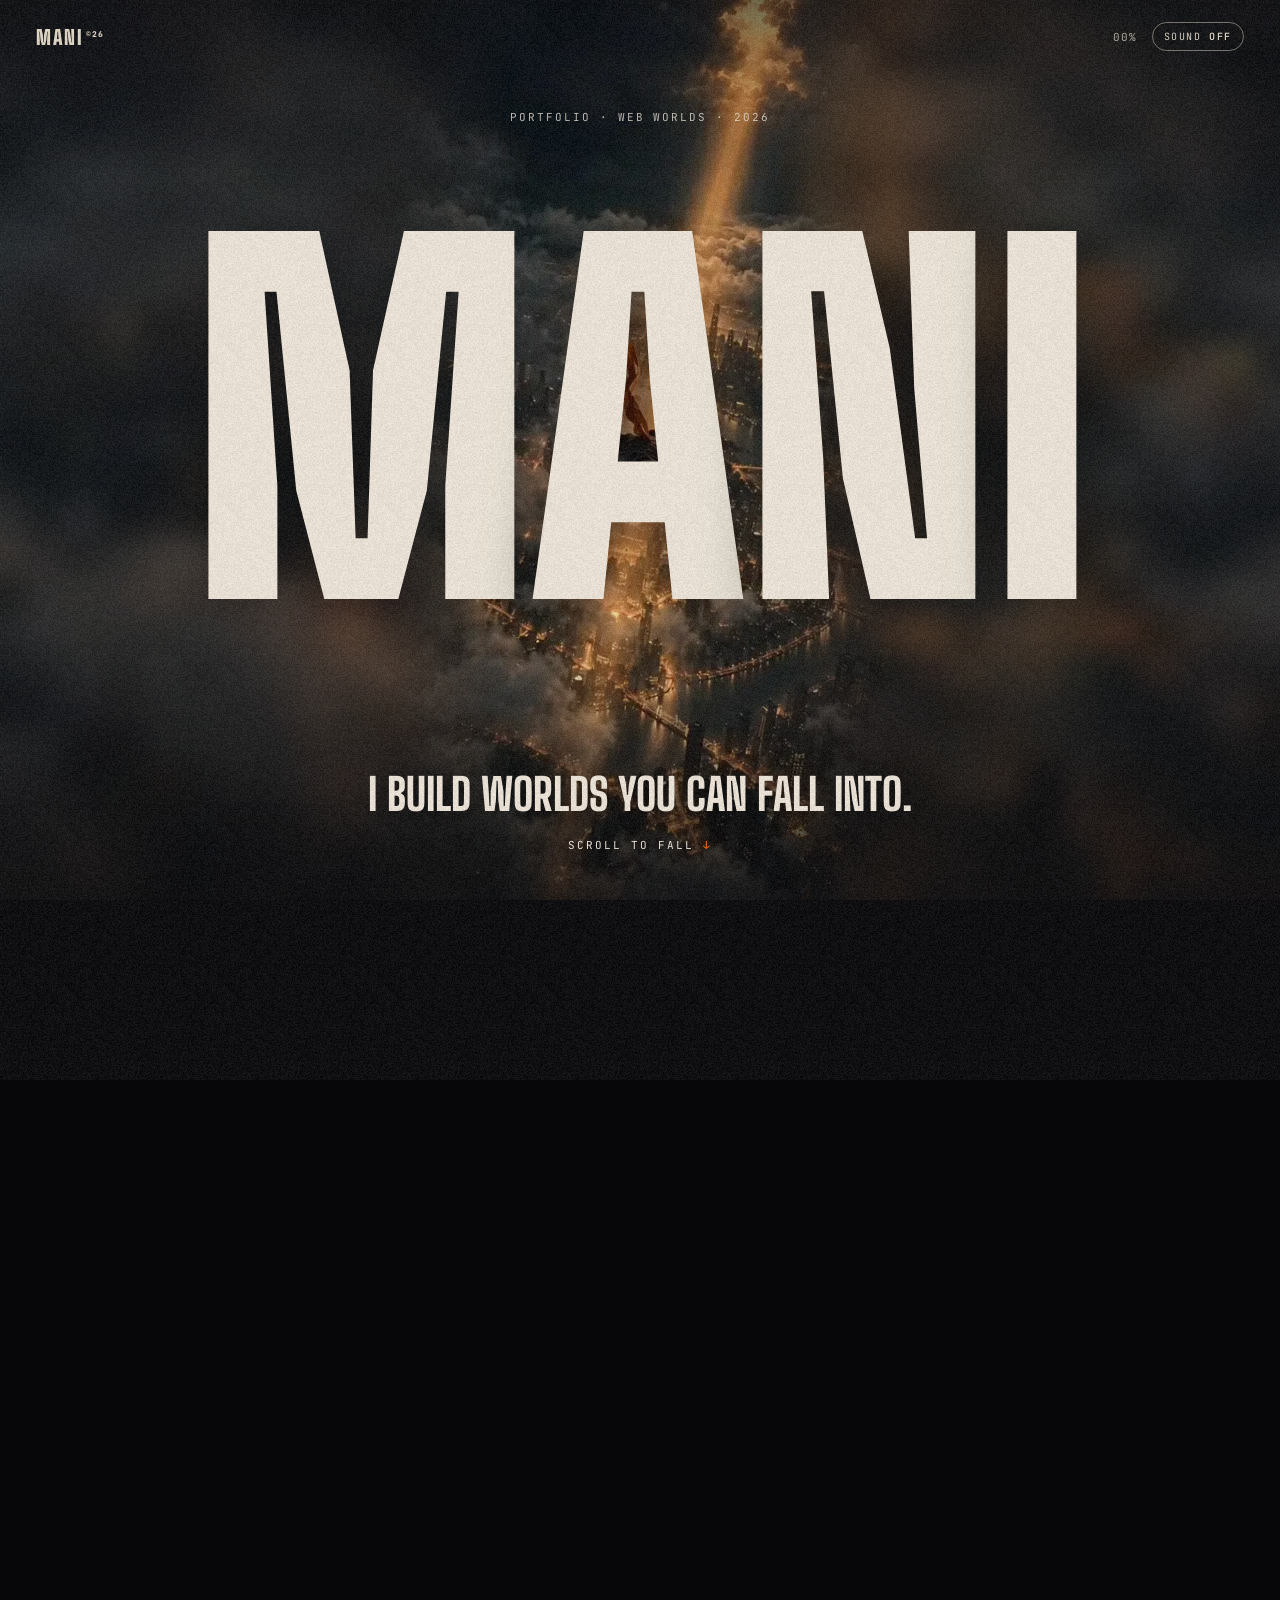
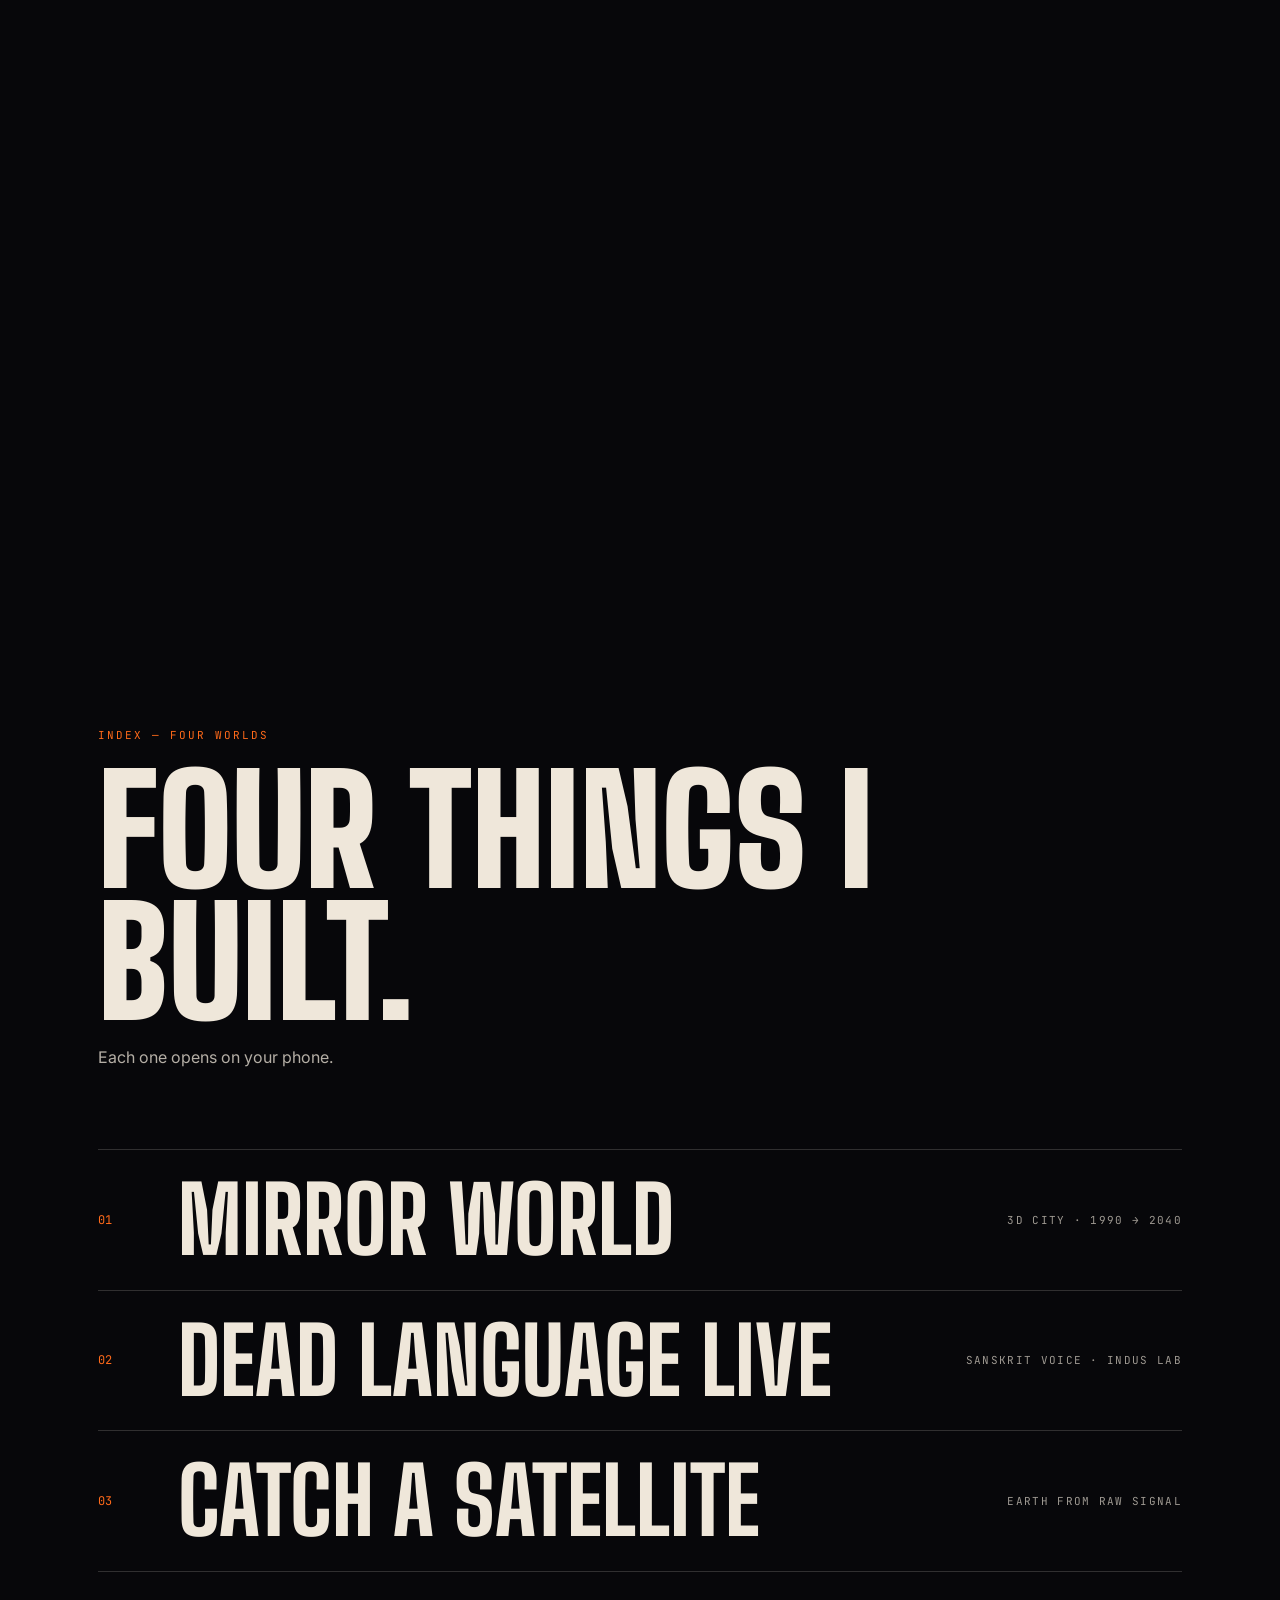
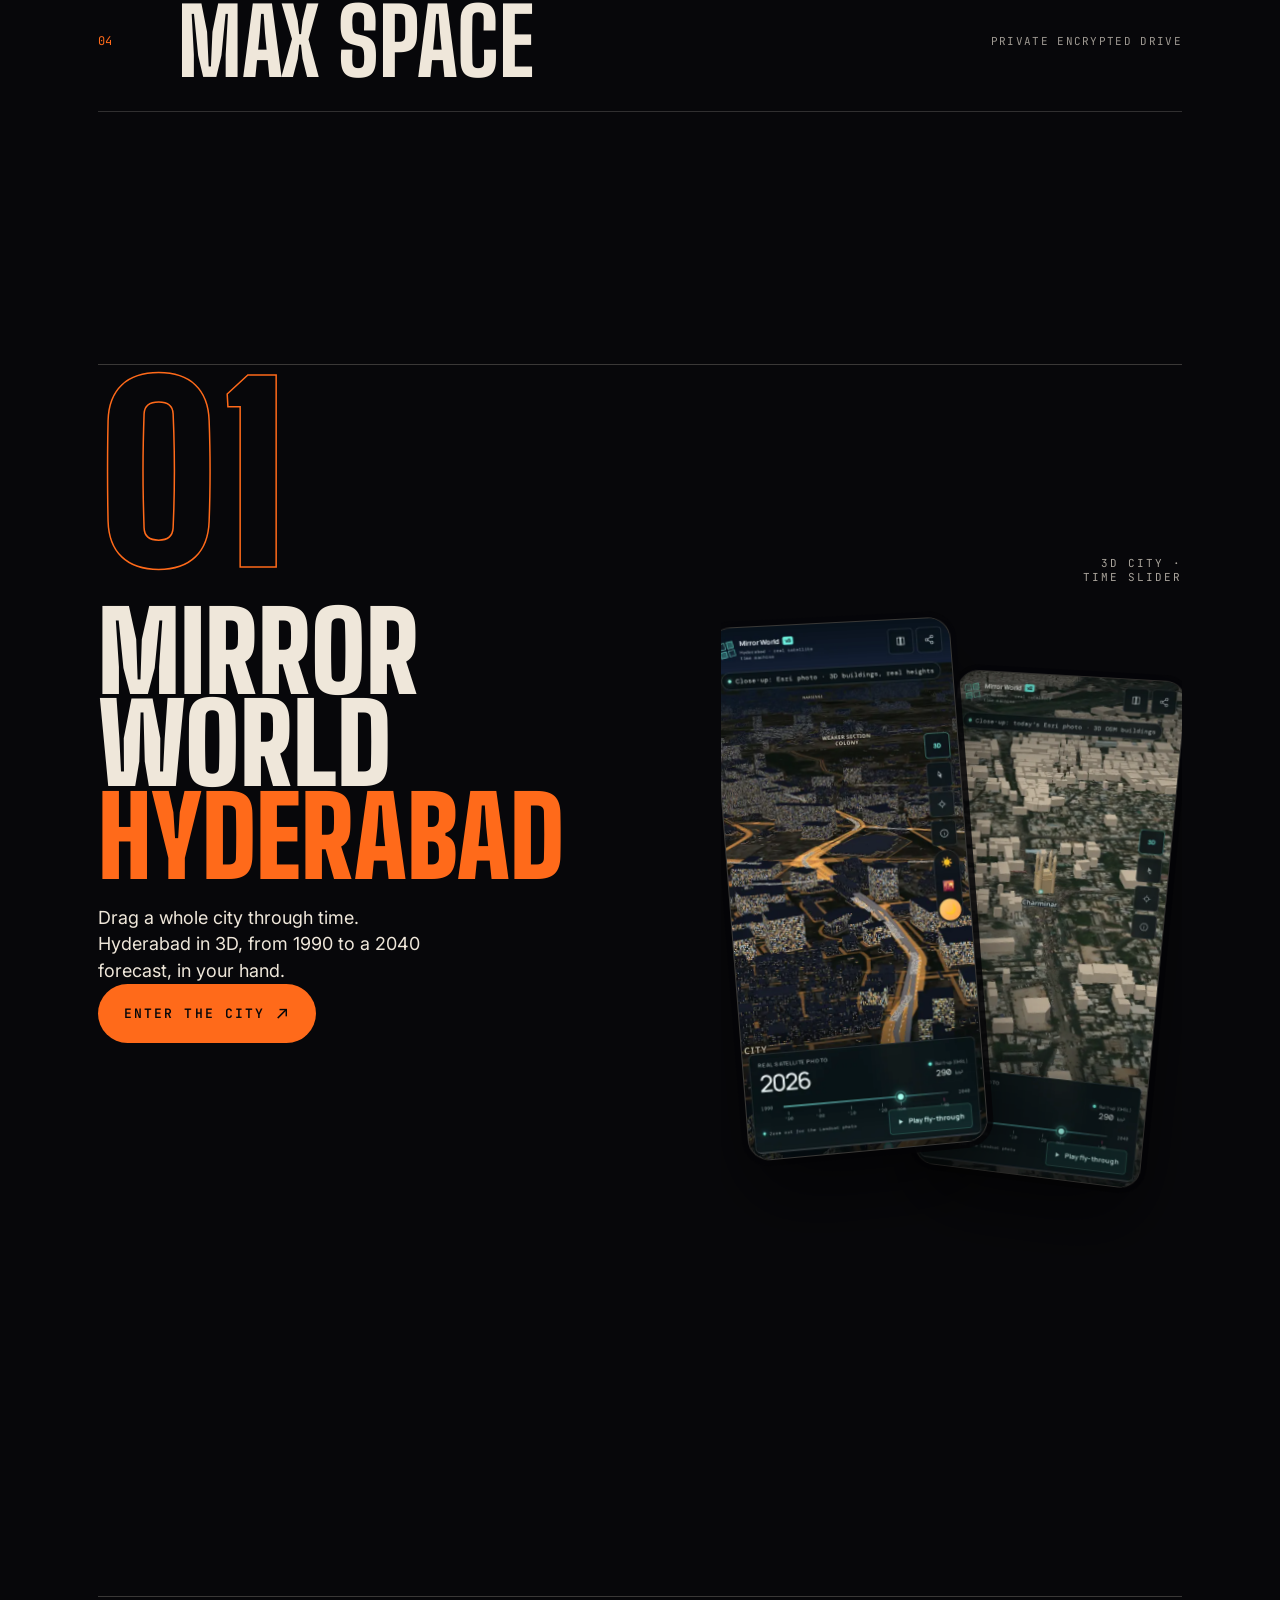
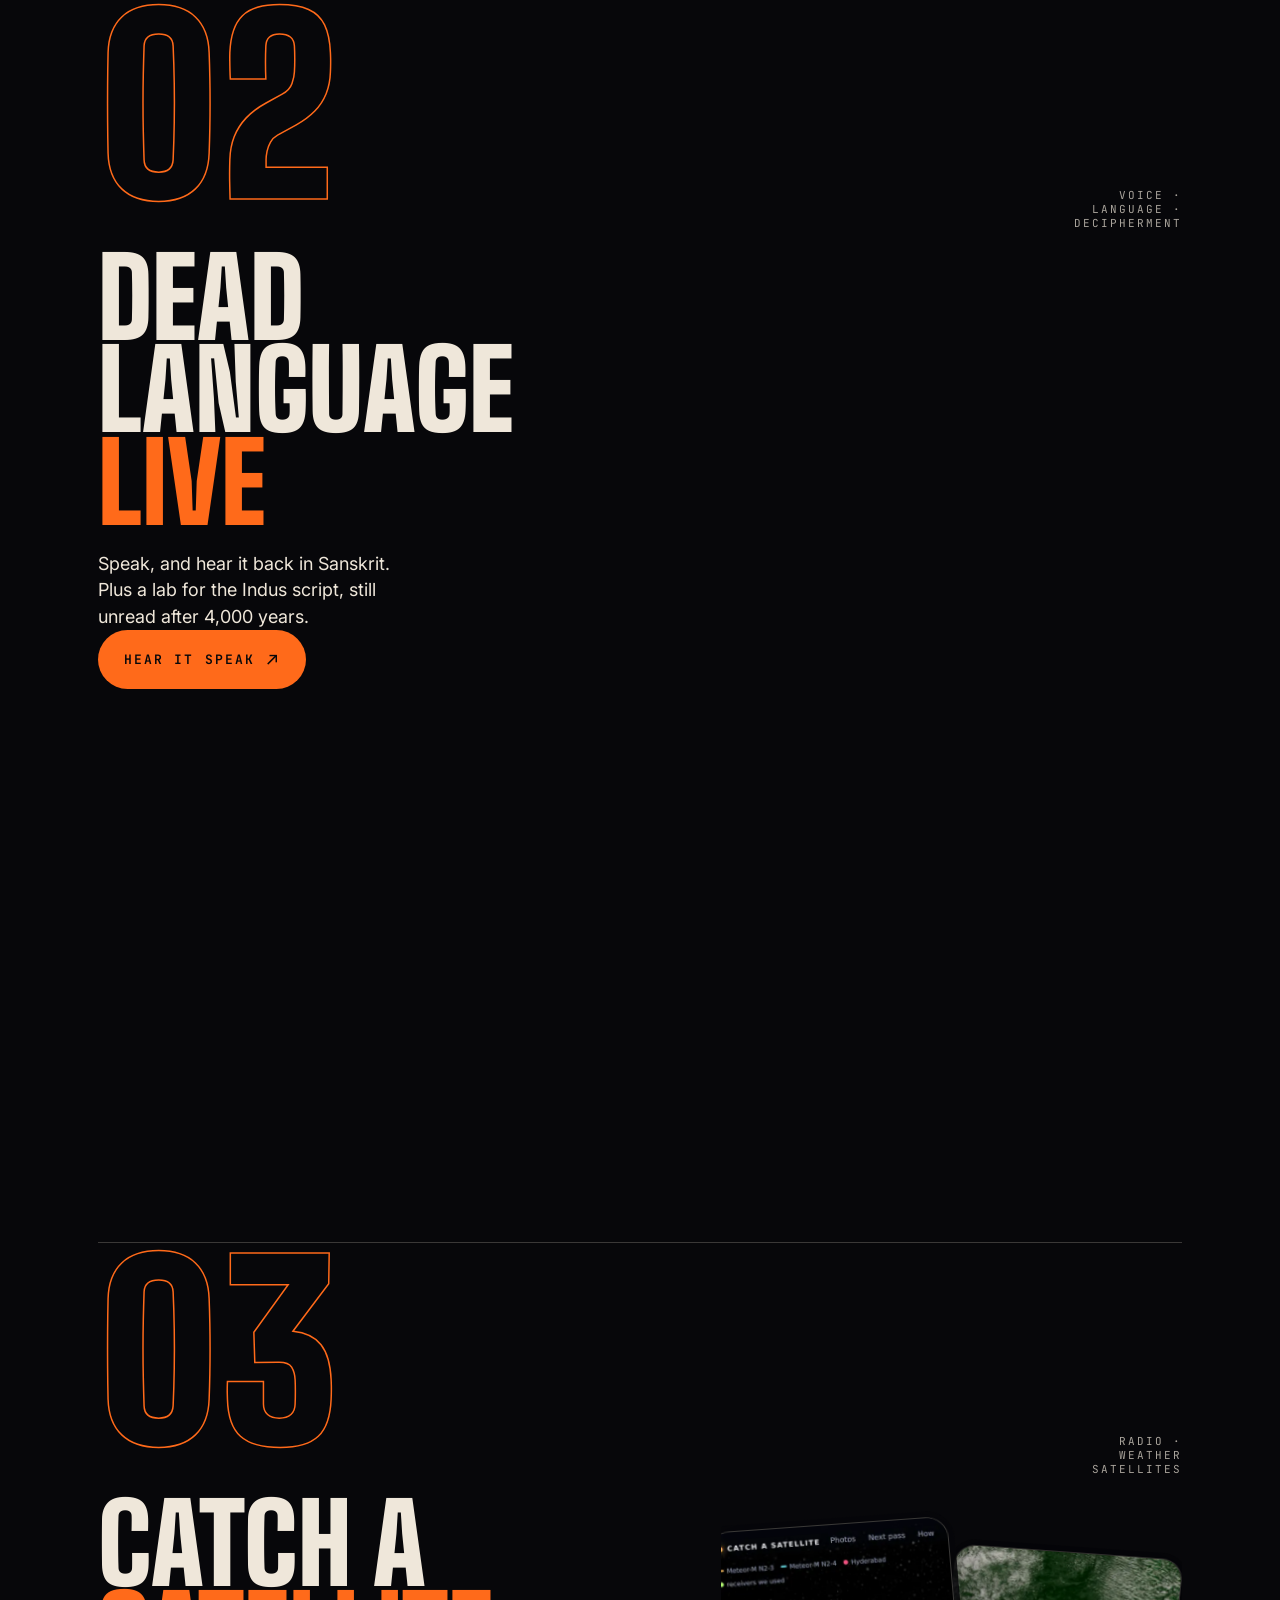
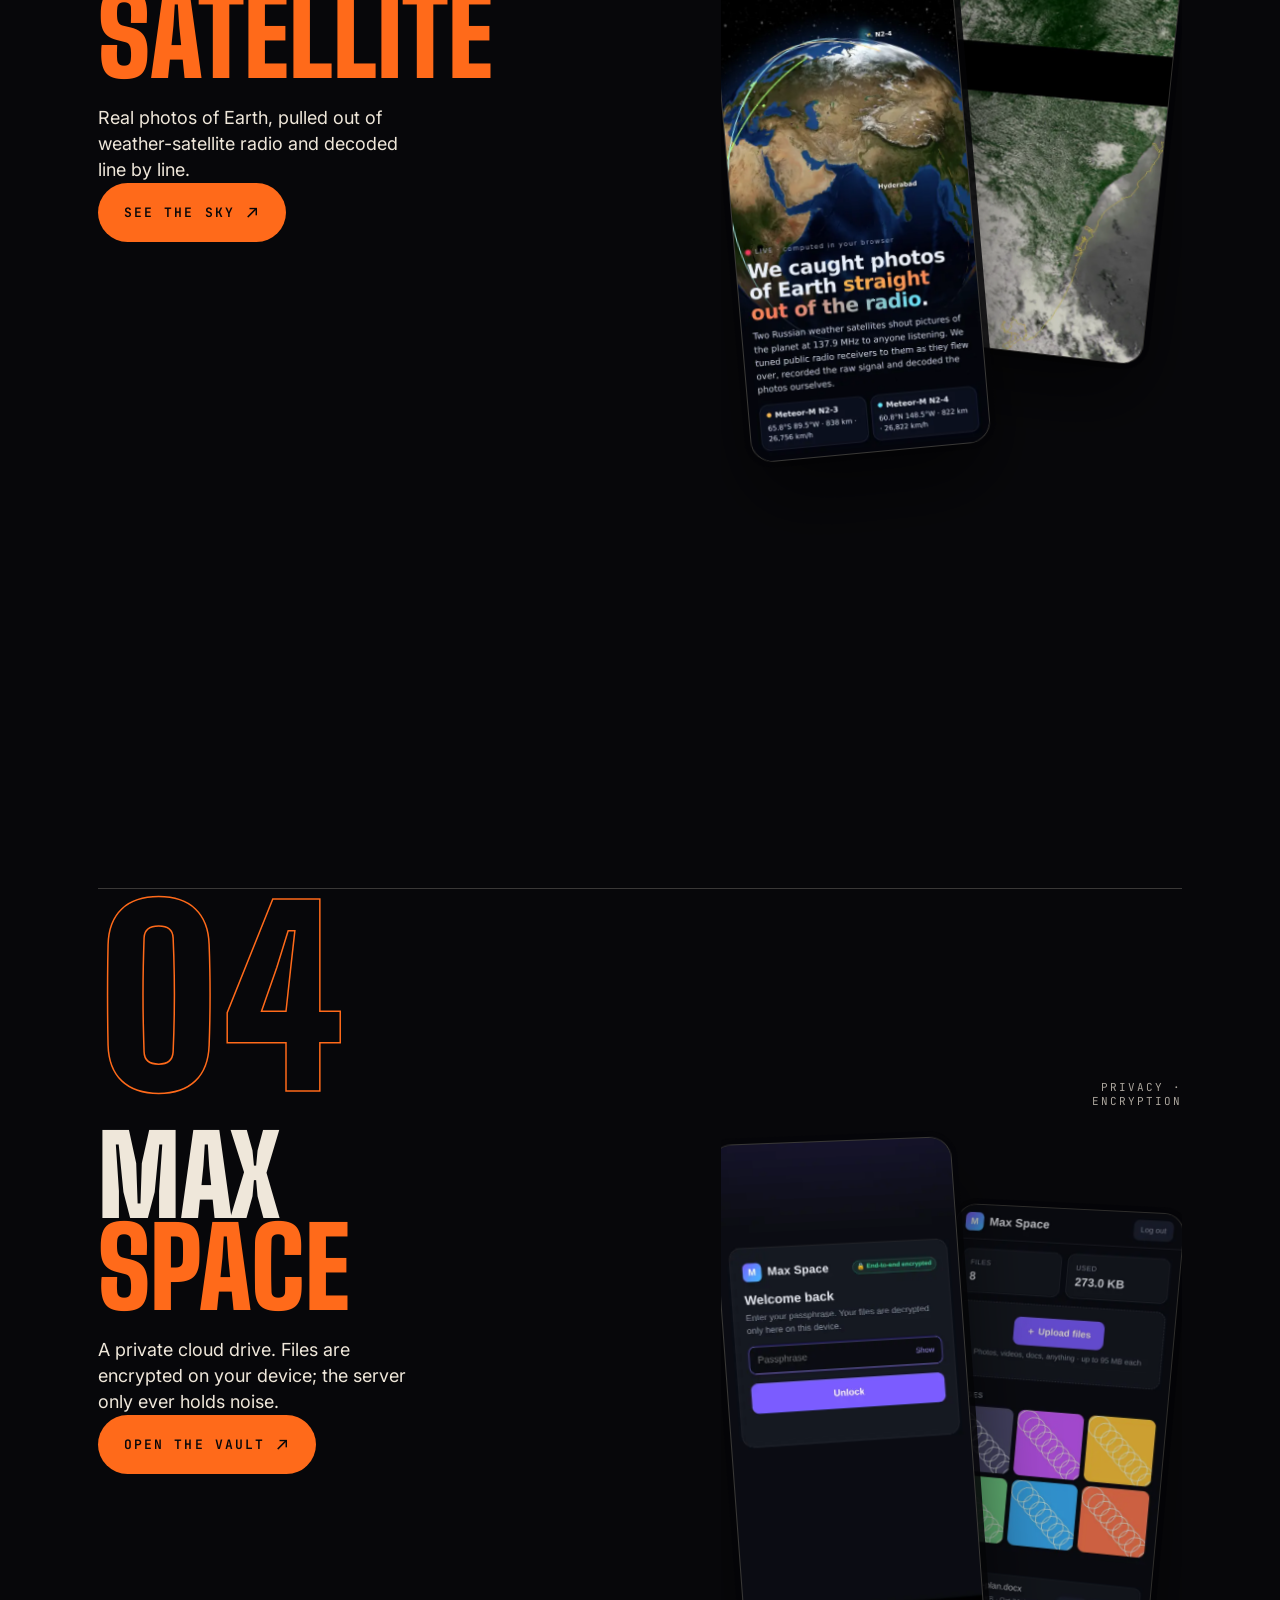
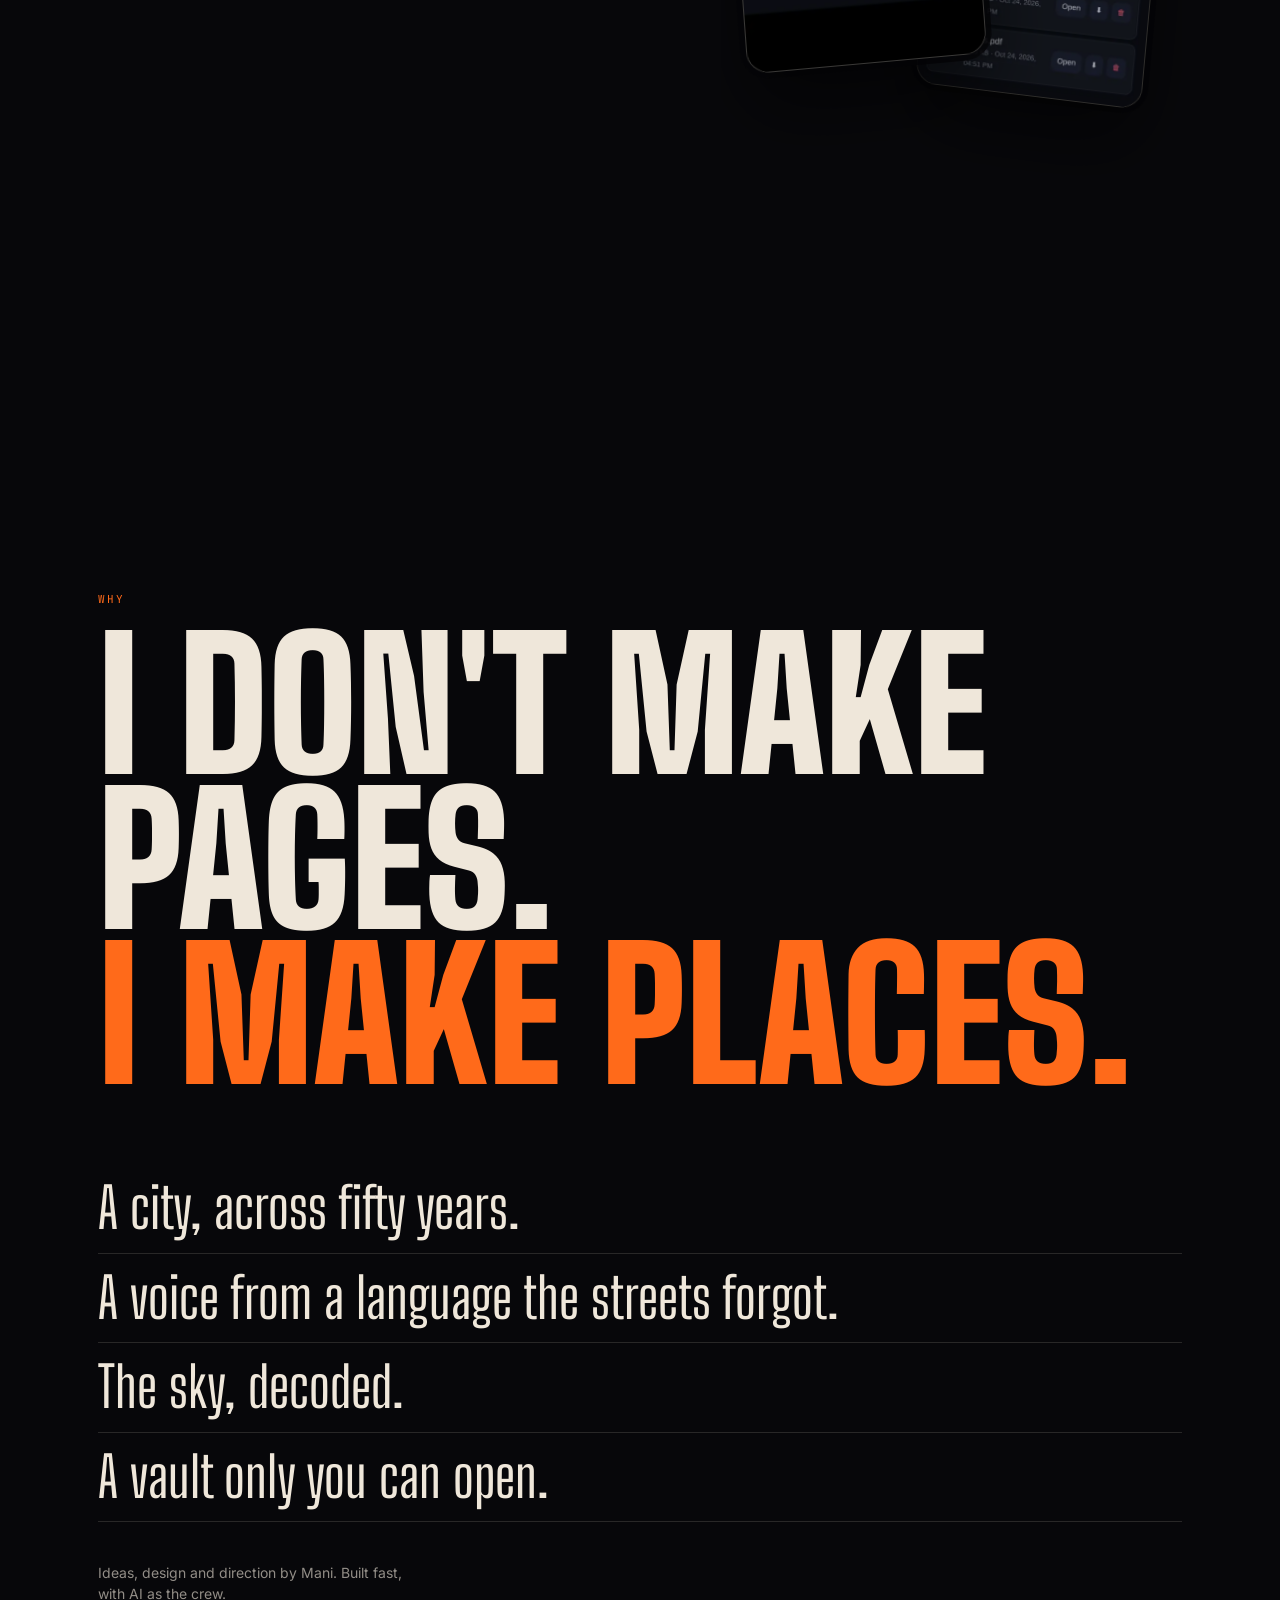
<file: site/index.html>
<!doctype html>
<html lang="en">
<head>
<meta charset="utf-8">
<meta name="viewport" content="width=device-width,initial-scale=1,viewport-fit=cover">
<title>MANI — I build worlds you can fall into</title>
<meta name="description" content="Mani's portfolio. Mirror World, Dead Language Live, Catch a Satellite, Max Space.">
<meta name="theme-color" content="#07070a">
<meta property="og:title" content="MANI — I build worlds you can fall into">
<meta property="og:description" content="A city across fifty years. A voice from a dead language. Earth, decoded from the sky. A vault only you can open.">
<meta property="og:image" content="https://mani-freefall.sites.tab.bot/og.jpg">
<link rel="preconnect" href="https://fonts.googleapis.com"><link rel="preconnect" href="https://fonts.gstatic.com" crossorigin>
<link href="https://fonts.googleapis.com/css2?family=Big+Shoulders+Display:wght@500;800;900&family=JetBrains+Mono:wght@400;600&family=Inter:wght@400;500&display=swap" rel="stylesheet">
<link rel="preload" as="image" href="poster-a.webp">
<link rel="stylesheet" href="style.css">
</head>
<body>
<canvas id="film" aria-hidden="true"></canvas>
<canvas id="embers" aria-hidden="true"></canvas>
<div id="dim" aria-hidden="true"></div>
<div id="vig" aria-hidden="true"></div>
<div id="flash" aria-hidden="true"></div>
<div id="grain" aria-hidden="true"></div>

<header id="bar">
  <a href="#top" class="mark" data-to="0">MANI<sup>©26</sup></a>
  <div class="bar-r">
    <span class="clock" id="clock">00%</span>
    <button id="snd" class="pill" aria-pressed="false">Sound <b>off</b></button>
  </div>
  <i id="prog"></i>
</header>

<main>
<!-- ACT I · THE FALL -->
<section class="act" id="a1" data-film="0" data-h="440">
  <div class="stage">
    <div class="beat hero" data-r="0,0.16" data-hold-start>
      <p class="kick mono">Portfolio · Web worlds · 2026</p>
      <h1 class="name" aria-label="MANI"><span>M</span><span>A</span><span>N</span><span>I</span></h1>
      <div class="foot"><p class="sub">I build worlds you can fall into.</p>
      <p class="cue mono">Scroll to fall <em>↓</em></p></div>
    </div>
    <div class="beat fly" data-r="0.2,0.42"><h2 class="big">Every idea<br>starts as<br>a <i>fall.</i></h2></div>
    <div class="beat fly" data-r="0.46,0.66"><h2 class="big">No net.<br>No map.</h2></div>
    <div class="beat fly" data-r="0.7,0.93"><h2 class="big">Only the ground,<br><i>coming fast.</i></h2></div>
  </div>
</section>

<!-- ACT II · IMPACT / BUILD -->
<section class="act" id="a2" data-film="1" data-h="330">
  <div class="stage">
    <div class="ring" aria-hidden="true"></div>
    <div class="beat" data-r="0.02,0.24"><p class="mono hit">Impact</p></div>
    <div class="beat build" data-r="0.3,0.8" aria-label="BUILD">
      <span>B</span><span>U</span><span>I</span><span>L</span><span>D</span>
    </div>
    <div class="beat fly" data-r="0.8,1.01"><h2 class="mid">Then you build<br>what wasn't there.</h2></div>
  </div>
</section>

<!-- INDEX -->
<section id="work" class="flow">
  <p class="mono label">Index — four worlds</p>
  <h2 class="sect">Four things I built.<br><span>Each one opens on your phone.</span></h2>
  <ol class="index">
    <li><a href="#c1" data-to="c1"><b>01</b><span>Mirror World</span><em>3D city · 1990 → 2040</em></a></li>
    <li><a href="#c2" data-to="c2"><b>02</b><span>Dead Language Live</span><em>Sanskrit voice · Indus lab</em></a></li>
    <li><a href="#c3" data-to="c3"><b>03</b><span>Catch a Satellite</span><em>Earth from raw signal</em></a></li>
    <li><a href="#c4" data-to="c4"><b>04</b><span>Max Space</span><em>Private encrypted drive</em></a></li>
  </ol>
</section>

<article class="case flow" id="c1">
  <div class="case-head"><b class="num">01</b><p class="mono tag">3D city · time slider</p></div>
  <h3 class="title">Mirror World<span>Hyderabad</span></h3>
  <p class="line">Drag a whole city through time. Hyderabad in 3D, from 1990 to a 2040 forecast, in your hand.</p>
  <div class="screens"><img src="img/mirror-a.webp" alt="Mirror World: HITEC City at night in 3D" loading="lazy" width="480" height="1066"><img src="img/mirror-b.webp" alt="Mirror World: Charminar in the 1990 city" loading="lazy" width="480" height="1066"></div>
  <a class="enter mag" href="https://mirror-hyderabad.sites.tab.bot/" target="_blank" rel="noopener">Enter the city <em>↗</em></a>
</article>

<article class="case flow" id="c2">
  <div class="case-head"><b class="num">02</b><p class="mono tag">Voice · language · decipherment</p></div>
  <h3 class="title">Dead Language<span>Live</span></h3>
  <p class="line">Speak, and hear it back in Sanskrit. Plus a lab for the Indus script, still unread after 4,000 years.</p>
  <div class="screens"><img src="img/dll-a.webp" alt="Dead Language Live: Rigveda reading" loading="lazy" width="480" height="1066"><img src="img/dll-b.webp" alt="Dead Language Live: live speech screen" loading="lazy" width="480" height="1066"></div>
  <a class="enter mag" href="https://dead-language-live.sites.tab.bot/" target="_blank" rel="noopener">Hear it speak <em>↗</em></a>
</article>

<article class="case flow" id="c3">
  <div class="case-head"><b class="num">03</b><p class="mono tag">Radio · weather satellites</p></div>
  <h3 class="title">Catch a<span>Satellite</span></h3>
  <p class="line">Real photos of Earth, pulled out of weather-satellite radio and decoded line by line.</p>
  <div class="screens"><img src="img/sat-a.webp" alt="Catch a Satellite: home screen" loading="lazy" width="480" height="1066"><img src="img/sat-b.webp" alt="Brazil's coast decoded from a satellite pass" loading="lazy" width="480" height="854"></div>
  <a class="enter mag" href="https://catch-a-satellite.sites.tab.bot/" target="_blank" rel="noopener">See the sky <em>↗</em></a>
</article>

<article class="case flow" id="c4">
  <div class="case-head"><b class="num">04</b><p class="mono tag">Privacy · encryption</p></div>
  <h3 class="title">Max<span>Space</span></h3>
  <p class="line">A private cloud drive. Files are encrypted on your device; the server only ever holds noise.</p>
  <div class="screens"><img src="img/max-a.webp" alt="Max Space: encrypted login" loading="lazy" width="480" height="1055"><img src="img/max-b.webp" alt="Max Space: the drive" loading="lazy" width="480" height="1038"></div>
  <a class="enter mag" href="https://max-space.sites.tab.bot/" target="_blank" rel="noopener">Open the vault <em>↗</em></a>
</article>

<!-- MANIFESTO -->
<section id="about" class="flow">
  <p class="mono label">Why</p>
  <h2 class="mani-line">I don't make pages.<br><i>I make places.</i></h2>
  <ul class="four">
    <li>A city, across fifty years.</li>
    <li>A voice from a language the streets forgot.</li>
    <li>The sky, decoded.</li>
    <li>A vault only you can open.</li>
  </ul>
  <p class="small">Ideas, design and direction by Mani. Built fast, with AI as the crew.</p>
</section>

<!-- ACT III · THE DOOR -->
<section class="act" id="a3" data-film="2" data-h="360">
  <div class="stage">
    <div class="beat fly up" data-r="0.04,0.36"><h2 class="mid">There's always<br>another door.</h2></div>
    <div class="beat fly up" data-r="0.42,0.74"><h2 class="big">Walk<br><i>through.</i></h2></div>
  </div>
</section>

<!-- CONTACT -->
<section id="contact">
  <p class="mono label">Contact</p>
  <h2 class="cta">Let's build<br>the next one.</h2>
  <a class="mail mag" href="mailto:mani@mail.tab.bot">mani@mail.tab.bot</a>
  <button id="again" class="again mag">Fall again <em>↑</em></button>
  <footer class="mono">© 2026 Mani · every frame here moves with your scroll</footer>
</section>
</main>

<div id="load" aria-hidden="true"><i></i></div>
<script src="lenis.min.js" defer></script>
<script src="frames.js" defer></script>
<script src="app.js" defer></script>
</body>
</html>
</file>
<file: site/style.css>
:root{--ink:#07070a;--bone:#efe7da;--saf:#ff6a1a;--slate:#1a2130;--d:'Big Shoulders Display',Impact,sans-serif;--m:'JetBrains Mono',ui-monospace,monospace;--t:'Inter',system-ui,sans-serif}
*{box-sizing:border-box;margin:0;padding:0}
html{background:var(--ink);color:var(--bone);-webkit-text-size-adjust:100%}
html.lenis,html.lenis body{height:auto}.lenis.lenis-smooth{scroll-behavior:auto!important}
body{font-family:var(--t);overflow-x:hidden;-webkit-font-smoothing:antialiased}
a{color:inherit;text-decoration:none}button{font:inherit;color:inherit;background:none;border:0;cursor:pointer}
i{font-style:normal;color:var(--saf)}
.mono{font-family:var(--m);font-size:11px;letter-spacing:.18em;text-transform:uppercase}
#film,#embers{position:fixed;inset:0;width:100%;height:100%;display:block;z-index:0}
#film{background:#07070a url(poster-a.webp) center/cover no-repeat}
#embers{z-index:1;pointer-events:none}
#dim{position:fixed;inset:0;background:var(--ink);opacity:0;z-index:1;pointer-events:none}
#vig{position:fixed;inset:0;z-index:2;pointer-events:none;background:radial-gradient(120% 90% at 50% 45%,transparent 45%,rgba(4,4,6,.82) 100%),linear-gradient(to bottom,rgba(7,7,10,.55),transparent 22%,transparent 70%,rgba(7,7,10,.7))}
#flash{position:fixed;inset:0;z-index:6;pointer-events:none;opacity:0;background:radial-gradient(circle at 50% 60%,#fff8ec 0,#ffd2a8 30%,var(--saf) 70%,#7a1d00 100%);mix-blend-mode:screen}
#grain{position:fixed;inset:-20%;width:140%;height:140%;z-index:7;pointer-events:none;background:url(grain.png);opacity:.075;animation:gr .6s steps(5) infinite}
@keyframes gr{0%{transform:translate(0,0)}20%{transform:translate(-5%,3%)}40%{transform:translate(4%,-6%)}60%{transform:translate(-7%,-2%)}80%{transform:translate(5%,5%)}}
main{position:relative;z-index:3}
#bar{position:fixed;top:0;left:0;right:0;z-index:8;display:flex;justify-content:space-between;align-items:center;padding:calc(14px + env(safe-area-inset-top)) 18px 14px;mix-blend-mode:difference}
.mark{font-family:var(--d);font-weight:900;font-size:20px;letter-spacing:.08em}.mark sup{font-family:var(--m);font-size:8px;margin-left:3px;letter-spacing:.1em}
.bar-r{display:flex;gap:14px;align-items:center}.clock{font-family:var(--m);font-size:11px;letter-spacing:.12em;opacity:.8}
.pill{font-family:var(--m);font-size:10px;letter-spacing:.16em;text-transform:uppercase;border:1px solid rgba(239,231,218,.5);border-radius:99px;padding:7px 11px}
.pill b{font-weight:600}
#prog{position:absolute;left:0;bottom:0;height:1px;width:100%;background:var(--bone);transform-origin:0 50%;transform:scaleX(0)}
/* ACTS */
.act{position:relative}
.stage{position:sticky;top:0;height:100vh;height:100svh;overflow:hidden;perspective:900px;perspective-origin:50% 45%}
.beat{position:absolute;inset:0;display:flex;flex-direction:column;justify-content:center;align-items:center;text-align:center;padding:0 22px;opacity:0;will-change:transform,opacity;pointer-events:none;transform-style:preserve-3d}
.big{font-family:var(--d);font-weight:900;text-transform:uppercase;font-size:clamp(64px,19vw,190px);line-height:.86;letter-spacing:-.005em;text-shadow:0 4px 40px rgba(0,0,0,.5)}
.mid{font-family:var(--d);font-weight:800;text-transform:uppercase;font-size:clamp(46px,13vw,130px);line-height:.9;text-shadow:0 4px 40px rgba(0,0,0,.55)}
.hero{justify-content:space-between;padding:calc(84px + env(safe-area-inset-top)) 18px calc(38px + env(safe-area-inset-bottom))}
.hero .kick{opacity:.8}
.name{font-family:var(--d);font-weight:900;font-size:clamp(150px,44vw,460px);line-height:.78;letter-spacing:-.01em;display:flex;transform-style:preserve-3d;margin-top:-18vh;text-shadow:0 10px 60px rgba(0,0,0,.45)}
.name span{display:inline-block;transform-style:preserve-3d;animation:in 1.6s cubic-bezier(.16,1,.3,1) both;will-change:transform}
.name span:nth-child(2){animation-delay:.08s}.name span:nth-child(3){animation-delay:.16s}.name span:nth-child(4){animation-delay:.24s}
@keyframes in{from{transform:translateZ(-900px) rotateX(70deg);opacity:0;filter:blur(8px)}to{transform:none;opacity:1;filter:none}}
.foot{display:flex;flex-direction:column;align-items:center;gap:22px}.sub{font-family:var(--d);font-weight:800;text-transform:uppercase;font-size:clamp(26px,7.4vw,44px);line-height:.95;max-width:12ch;text-shadow:0 2px 24px rgba(0,0,0,.8)}
.cue em{display:inline-block;font-style:normal;color:var(--saf);animation:cue 1.6s ease-in-out infinite}@keyframes cue{50%{transform:translateY(6px)}}
.hit{font-size:13px;letter-spacing:.6em;color:var(--saf)}
.ring{position:absolute;left:50%;top:66%;width:20vmin;height:20vmin;margin:-10vmin 0 0 -10vmin;border-radius:50%;border:2px solid var(--saf);box-shadow:0 0 40px var(--saf),inset 0 0 30px rgba(255,106,26,.6);opacity:0;transform:scale(.2) rotateX(72deg);pointer-events:none}
.build{flex-direction:row;gap:0;align-items:flex-end;padding-bottom:12vh;justify-content:center}
.build span{font-family:var(--d);font-weight:900;font-size:clamp(96px,30vw,300px);line-height:.8;display:inline-block;color:var(--bone);text-shadow:0 0 40px rgba(255,106,26,.45);will-change:transform,opacity}
.beat.up{justify-content:flex-start;padding-top:17vh}
/* FLOW SECTIONS */
.flow{position:relative;padding:22vh 20px 10vh;max-width:1180px;margin:0 auto}
.label{color:var(--saf);margin-bottom:22px}
.sect{font-family:var(--d);font-weight:900;text-transform:uppercase;font-size:clamp(52px,14vw,150px);line-height:.88}
.sect span{display:block;font-family:var(--t);font-weight:400;text-transform:none;font-size:16px;line-height:1.4;opacity:.75;margin-top:18px;letter-spacing:0}
.index{list-style:none;margin-top:9vh;border-top:1px solid rgba(239,231,218,.18)}
.index a{display:grid;grid-template-columns:44px 1fr;grid-template-rows:auto auto;padding:20px 0 18px;border-bottom:1px solid rgba(239,231,218,.18);position:relative;overflow:hidden}
.index a::before{content:"";position:absolute;inset:0;background:var(--saf);transform:scaleY(0);transform-origin:50% 100%;transition:transform .5s cubic-bezier(.16,1,.3,1);z-index:-1}
.index b{font-family:var(--m);font-weight:400;font-size:12px;color:var(--saf);padding-top:9px;grid-row:1/3}
.index span{font-family:var(--d);font-weight:800;text-transform:uppercase;font-size:clamp(36px,9.5vw,92px);line-height:.95}
.index em{font-style:normal;font-family:var(--m);font-size:11px;letter-spacing:.12em;text-transform:uppercase;opacity:.65;margin-top:6px}
@media (hover:hover){.index a:hover::before{transform:scaleY(1)}.index a:hover b,.index a:hover em{color:var(--ink);opacity:1}.index a:hover span{color:var(--ink)}}
.case{min-height:100vh;display:grid;grid-template-columns:1fr;gap:0;padding-top:18vh}
.case-head{display:flex;justify-content:space-between;align-items:baseline;border-top:1px solid rgba(239,231,218,.22);padding-top:14px}
.num{font-family:var(--d);font-weight:900;font-size:clamp(80px,26vw,240px);line-height:.8;color:transparent;-webkit-text-stroke:1.5px var(--saf)}
.tag{opacity:.7;text-align:right;max-width:16ch}
.title{font-family:var(--d);font-weight:900;text-transform:uppercase;font-size:clamp(58px,17vw,170px);line-height:.84;margin-top:22px}
.title span{display:block;color:var(--saf)}
.line{font-size:18px;line-height:1.45;max-width:30ch;margin-top:22px;opacity:.92}
.screens{position:relative;height:118vw;max-height:720px;margin:44px 0 30px;perspective:1100px}
.screens img{position:absolute;width:58%;max-width:330px;height:auto;border-radius:22px;border:1px solid rgba(239,231,218,.18);box-shadow:0 40px 80px rgba(0,0,0,.6),0 0 0 6px rgba(7,7,10,.85);will-change:transform;background:#111}
.screens img:first-child{left:2%;top:0;z-index:2}
.screens img:last-child{right:2%;top:16%;z-index:1;filter:brightness(.8)}
.enter{display:inline-flex;align-items:center;gap:12px;font-family:var(--m);font-size:13px;font-weight:600;letter-spacing:.16em;text-transform:uppercase;background:var(--saf);color:var(--ink);padding:18px 26px;border-radius:99px;justify-self:start}
.enter em,.again em{font-style:normal;font-size:18px}
.reveal{clip-path:inset(100% 0 0 0);transition:clip-path 1.1s cubic-bezier(.16,1,.3,1)}
.reveal.on{clip-path:inset(0 0 0 0)}
.rise{opacity:0;transform:translateY(40px);transition:opacity .9s,transform 1.1s cubic-bezier(.16,1,.3,1)}.rise.on{opacity:1;transform:none}
#about{padding-top:26vh;padding-bottom:30vh}
.mani-line{font-family:var(--d);font-weight:900;text-transform:uppercase;font-size:clamp(60px,17vw,180px);line-height:.86}
.four{list-style:none;margin-top:8vh}
.four li{font-family:var(--d);font-weight:500;font-size:clamp(28px,7.6vw,56px);line-height:1.08;padding:14px 0;border-bottom:1px solid rgba(239,231,218,.14)}
.small{margin-top:40px;font-size:14px;opacity:.6;max-width:34ch;line-height:1.5}
#contact{position:relative;z-index:3;min-height:100vh;min-height:100svh;background:var(--saf);color:var(--ink);padding:16vh 20px calc(30px + env(safe-area-inset-bottom));display:flex;flex-direction:column;align-items:flex-start}
#contact .label{color:var(--ink)}
.cta{font-family:var(--d);font-weight:900;text-transform:uppercase;font-size:clamp(68px,20vw,220px);line-height:.84}
.mail{font-family:var(--d);font-weight:800;font-size:clamp(30px,8.6vw,84px);margin-top:7vh;border-bottom:3px solid var(--ink);padding-bottom:4px;display:inline-block;word-break:break-all}
.again{margin-top:auto;font-family:var(--m);font-size:13px;font-weight:600;letter-spacing:.16em;text-transform:uppercase;border:1.5px solid var(--ink);padding:18px 26px;border-radius:99px;display:inline-flex;gap:12px;align-items:center;margin-top:11vh}
#contact footer{margin-top:7vh;font-size:10px;opacity:.7;letter-spacing:.12em}
#load{position:fixed;left:0;right:0;bottom:0;height:2px;z-index:9;pointer-events:none}#load i{display:block;height:100%;background:var(--saf);transform-origin:0 50%;transform:scaleX(0);transition:transform .3s,opacity .6s}
.cursor{position:fixed;left:0;top:0;width:34px;height:34px;margin:-17px 0 0 -17px;border:1px solid var(--bone);border-radius:50%;z-index:10;pointer-events:none;mix-blend-mode:difference;transition:width .3s,height .3s,margin .3s,background .3s}
.cursor.big{width:80px;height:80px;margin:-40px 0 0 -40px;background:var(--bone)}
/* DESKTOP */
@media (min-width:900px){
 #bar{padding:22px 36px}
 .flow{padding-left:48px;padding-right:48px}
 .case{grid-template-columns:minmax(0,1.1fr) minmax(0,.9fr);column-gap:60px;align-items:start}
 .title{font-size:clamp(64px,8.6vw,150px)}
 .case-head{grid-column:1/3}
 .title,.line,.enter{grid-column:1}
 .screens{grid-column:2;grid-row:2/6;height:720px;margin-top:10px}
 .screens img{width:52%;max-width:340px}
 .index a{grid-template-columns:80px 1fr auto;grid-template-rows:auto;align-items:center;padding:26px 0}
 .index b{grid-row:auto;padding-top:0}.index em{margin-top:0}
 .hero{padding:110px 48px 48px}
 .sub{max-width:none}
 .name{margin-top:-6vh}
 #contact{padding:18vh 48px 40px}
}
/* REDUCED MOTION */
.rm #grain,.rm .name span,.rm .cue em{animation:none}
.rm .act{height:auto!important}
.rm .stage{position:relative;height:auto;min-height:100svh;display:flex;flex-direction:column;justify-content:center;gap:12vh;padding:16vh 0}
.rm .beat{position:relative;inset:auto;opacity:1!important;transform:none!important}
.rm .build span{transform:none!important;opacity:1!important}
.rm .hero{min-height:90svh}
.rm .reveal{clip-path:none;transition:none}.rm .rise{opacity:1;transform:none;transition:none}
</file>
